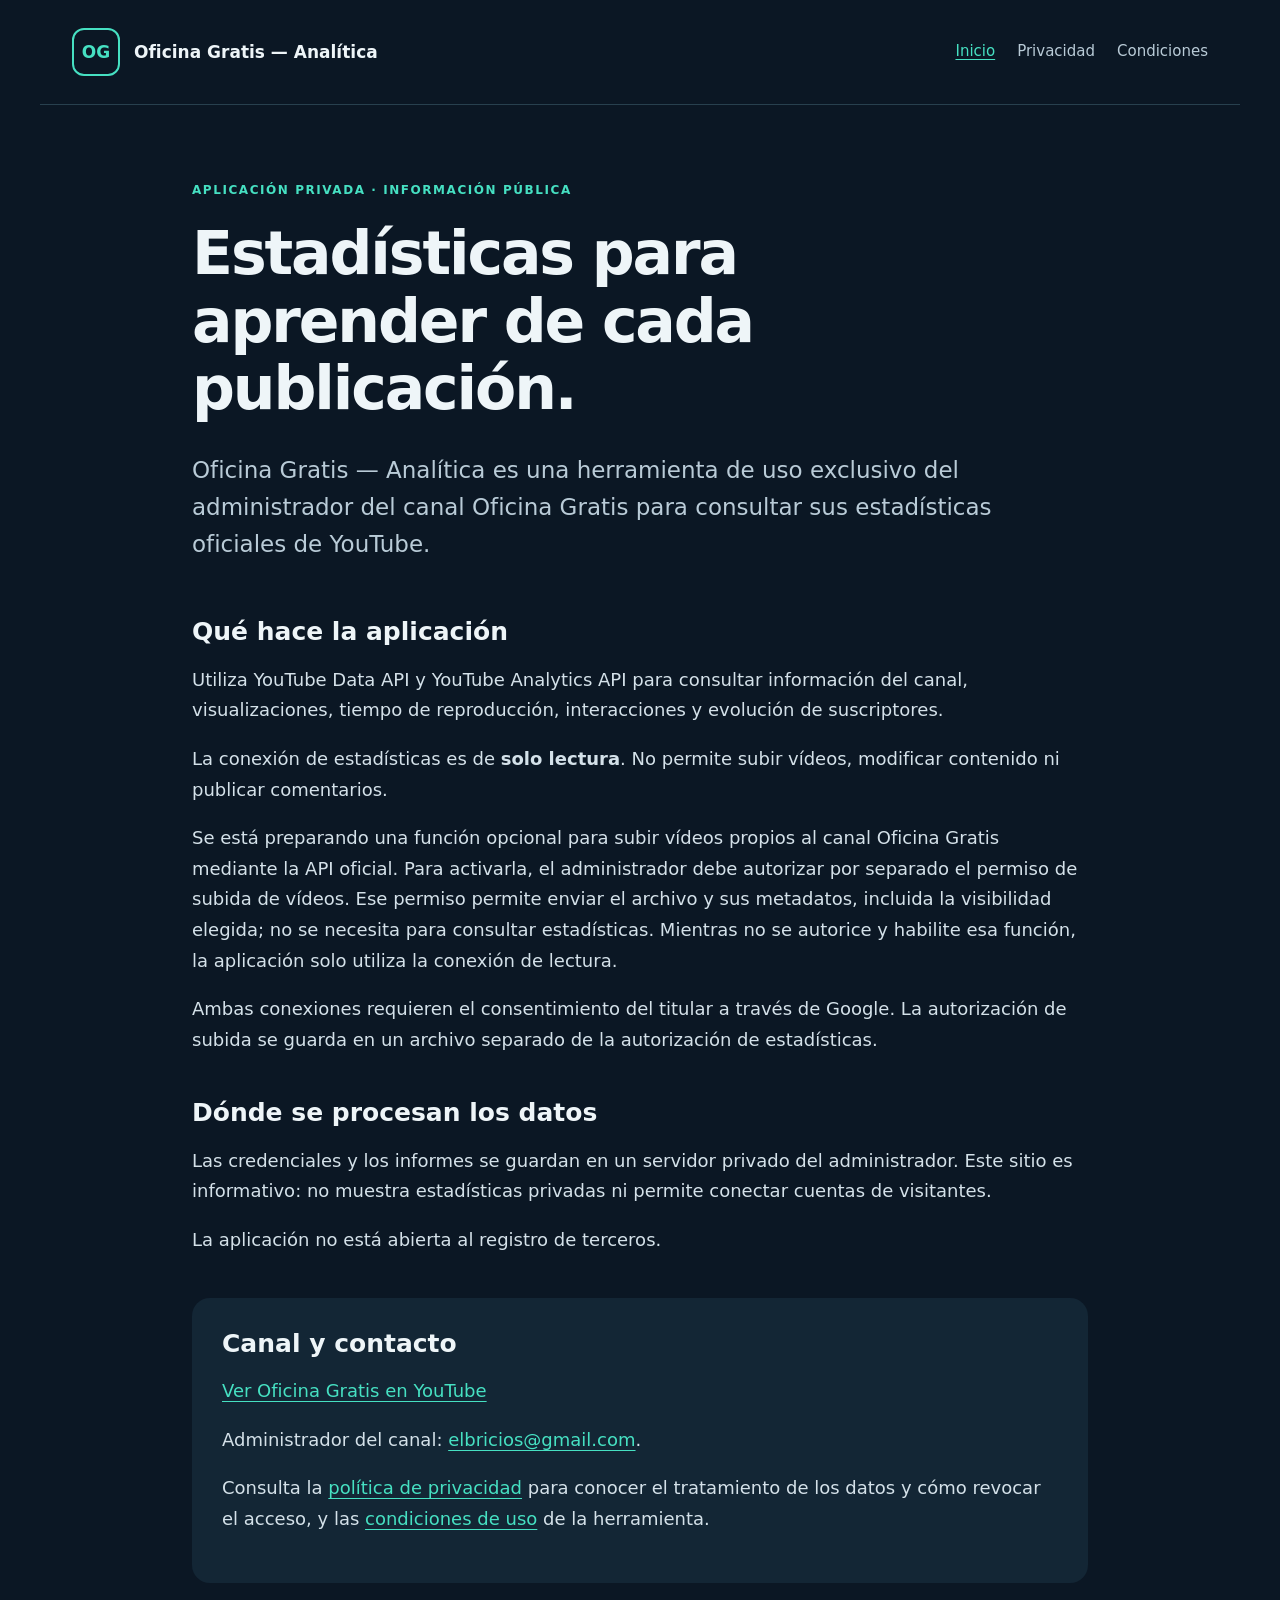
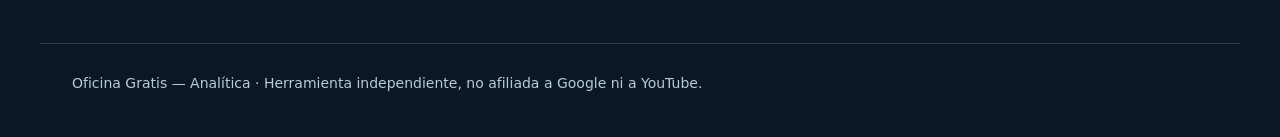
<file: index.html>
<!doctype html>
<html lang="es">
<head>
<meta charset="utf-8">
<meta name="viewport" content="width=device-width,initial-scale=1">
<meta name="description" content="Información sobre Oficina Gratis — Analítica, herramienta privada de consulta de estadísticas de YouTube.">
<title>Oficina Gratis — Analítica</title>
<link rel="stylesheet" href="estilos.css">
</head>
<body>
<header><a class="brand" href="index.html"><span class="mark">OG</span> Oficina Gratis — Analítica</a><nav aria-label="Principal"><a href="index.html" aria-current="page">Inicio</a><a href="privacidad.html">Privacidad</a><a href="condiciones.html">Condiciones</a></nav></header>
<main>
<p class="eyebrow">APLICACIÓN PRIVADA · INFORMACIÓN PÚBLICA</p>
<h1>Estadísticas para aprender de cada publicación.</h1>
<p class="lead">Oficina Gratis — Analítica es una herramienta de uso exclusivo del administrador del canal Oficina Gratis para consultar sus estadísticas oficiales de YouTube.</p>
<section><h2>Qué hace la aplicación</h2><p>Utiliza YouTube Data API y YouTube Analytics API para consultar información del canal, visualizaciones, tiempo de reproducción, interacciones y evolución de suscriptores.</p><p>La conexión de estadísticas es de <strong>solo lectura</strong>. No permite subir vídeos, modificar contenido ni publicar comentarios.</p><p>Se está preparando una función opcional para subir vídeos propios al canal Oficina Gratis mediante la API oficial. Para activarla, el administrador debe autorizar por separado el permiso de subida de vídeos. Ese permiso permite enviar el archivo y sus metadatos, incluida la visibilidad elegida; no se necesita para consultar estadísticas. Mientras no se autorice y habilite esa función, la aplicación solo utiliza la conexión de lectura.</p><p>Ambas conexiones requieren el consentimiento del titular a través de Google. La autorización de subida se guarda en un archivo separado de la autorización de estadísticas.</p></section>
<section><h2>Dónde se procesan los datos</h2><p>Las credenciales y los informes se guardan en un servidor privado del administrador. Este sitio es informativo: no muestra estadísticas privadas ni permite conectar cuentas de visitantes.</p><p>La aplicación no está abierta al registro de terceros.</p></section>
<section class="contact"><h2>Canal y contacto</h2><p><a href="https://www.youtube.com/channel/UCbtsr3_K45c_8omAGseCLwA">Ver Oficina Gratis en YouTube</a></p><p>Administrador del canal: <a href="mailto:elbricios@gmail.com">elbricios@gmail.com</a>.</p><p>Consulta la <a href="privacidad.html">política de privacidad</a> para conocer el tratamiento de los datos y cómo revocar el acceso, y las <a href="condiciones.html">condiciones de uso</a> de la herramienta.</p></section>
</main>
<footer>Oficina Gratis — Analítica · Herramienta independiente, no afiliada a Google ni a YouTube.</footer>
</body></html>
</file>
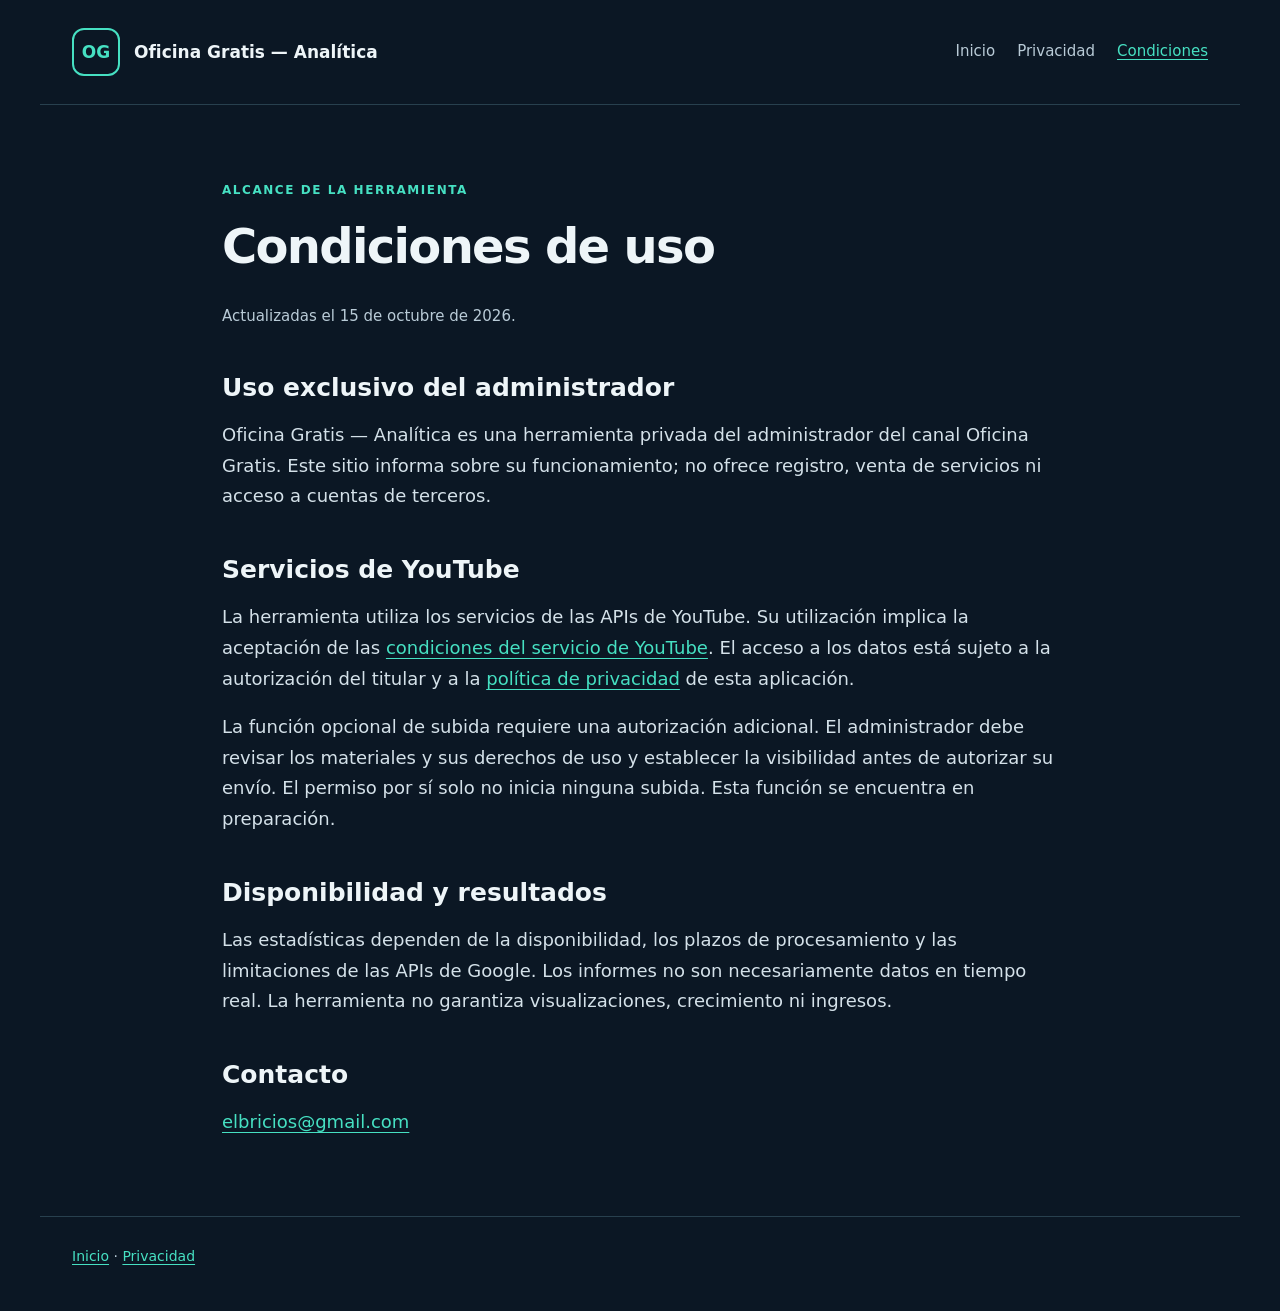
<file: condiciones.html>
<!doctype html>
<html lang="es"><head><meta charset="utf-8"><meta name="viewport" content="width=device-width,initial-scale=1"><title>Condiciones — Oficina Gratis — Analítica</title><link rel="stylesheet" href="estilos.css"></head><body>
<header><a class="brand" href="index.html"><span class="mark">OG</span> Oficina Gratis — Analítica</a><nav aria-label="Principal"><a href="index.html">Inicio</a><a href="privacidad.html">Privacidad</a><a href="condiciones.html" aria-current="page">Condiciones</a></nav></header>
<main class="legal"><p class="eyebrow">ALCANCE DE LA HERRAMIENTA</p><h1>Condiciones de uso</h1><p class="updated">Actualizadas el 15 de octubre de 2026.</p><section><h2>Uso exclusivo del administrador</h2><p>Oficina Gratis — Analítica es una herramienta privada del administrador del canal Oficina Gratis. Este sitio informa sobre su funcionamiento; no ofrece registro, venta de servicios ni acceso a cuentas de terceros.</p></section><section><h2>Servicios de YouTube</h2><p>La herramienta utiliza los servicios de las APIs de YouTube. Su utilización implica la aceptación de las <a href="https://www.youtube.com/t/terms">condiciones del servicio de YouTube</a>. El acceso a los datos está sujeto a la autorización del titular y a la <a href="privacidad.html">política de privacidad</a> de esta aplicación.</p><p>La función opcional de subida requiere una autorización adicional. El administrador debe revisar los materiales y sus derechos de uso y establecer la visibilidad antes de autorizar su envío. El permiso por sí solo no inicia ninguna subida. Esta función se encuentra en preparación.</p></section><section><h2>Disponibilidad y resultados</h2><p>Las estadísticas dependen de la disponibilidad, los plazos de procesamiento y las limitaciones de las APIs de Google. Los informes no son necesariamente datos en tiempo real. La herramienta no garantiza visualizaciones, crecimiento ni ingresos.</p></section><section><h2>Contacto</h2><p><a href="mailto:elbricios@gmail.com">elbricios@gmail.com</a></p></section></main><footer><a href="index.html">Inicio</a> · <a href="privacidad.html">Privacidad</a></footer></body></html>
</file>
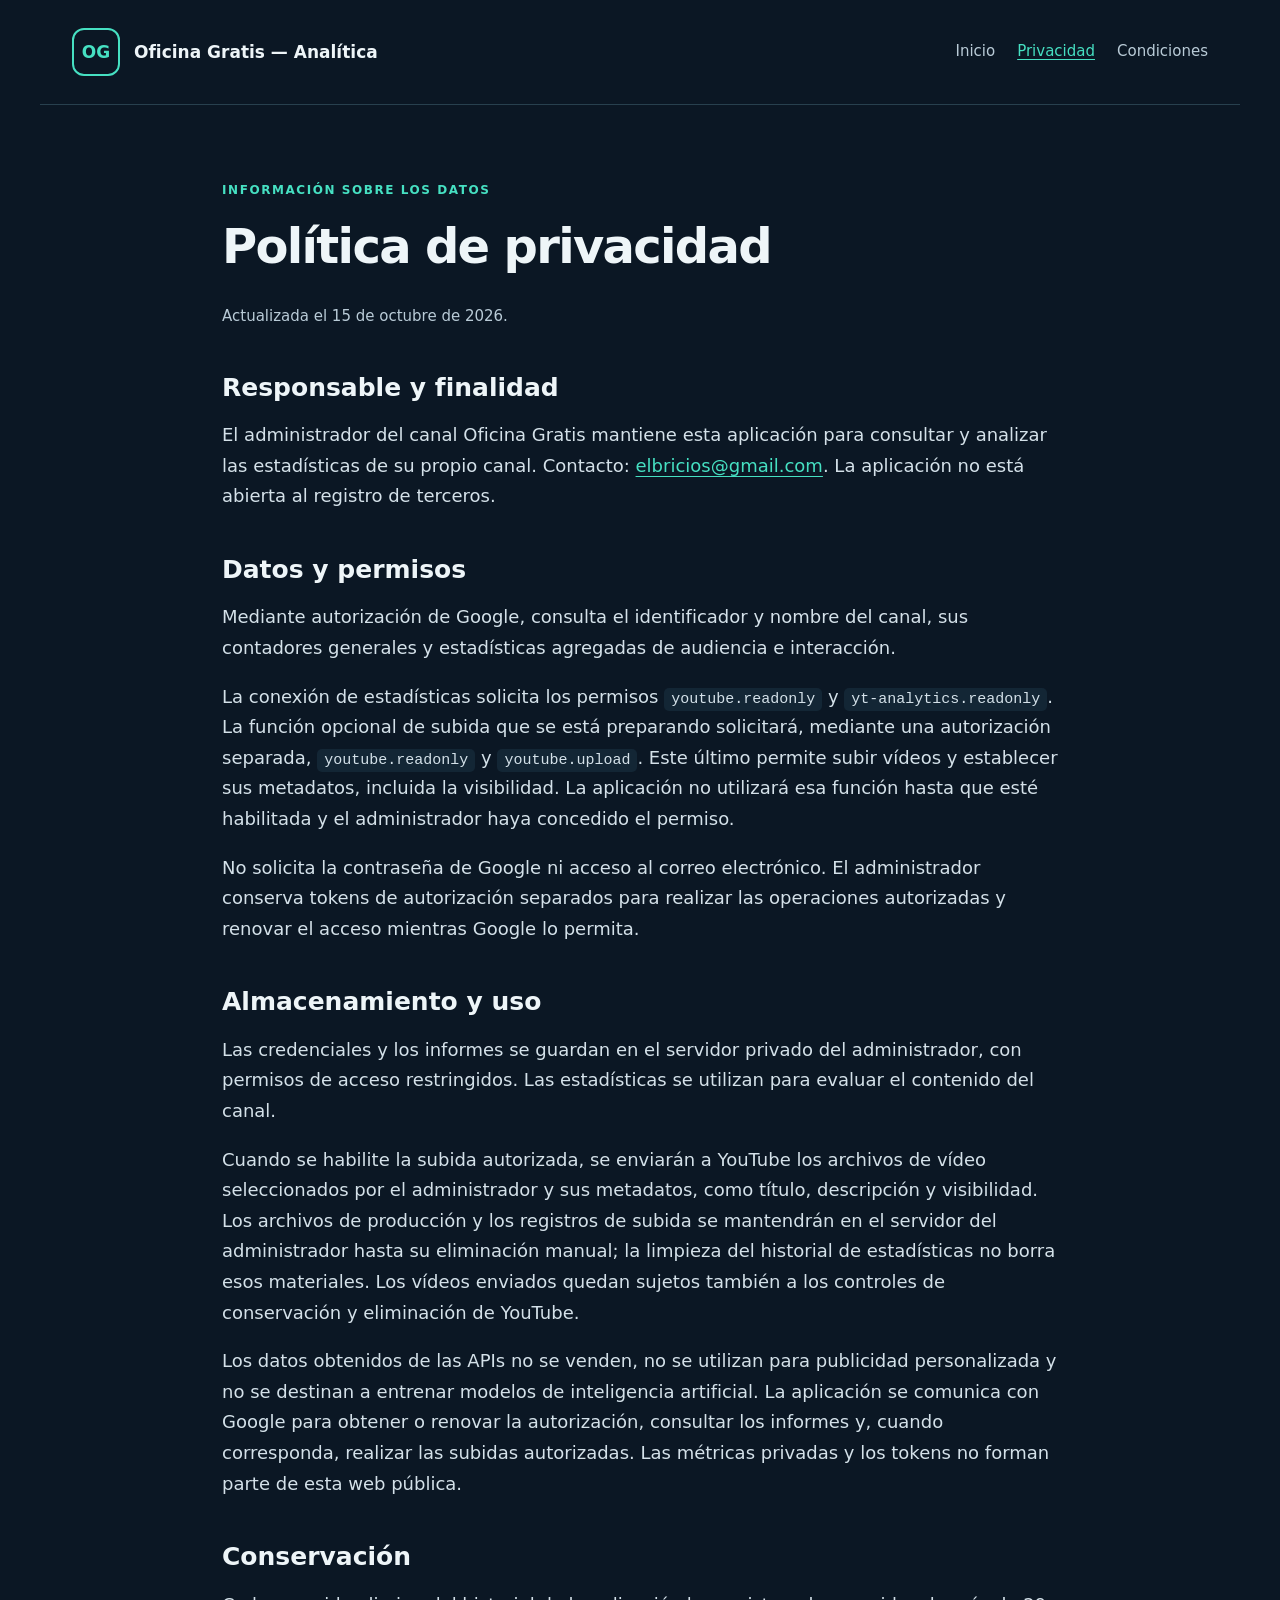
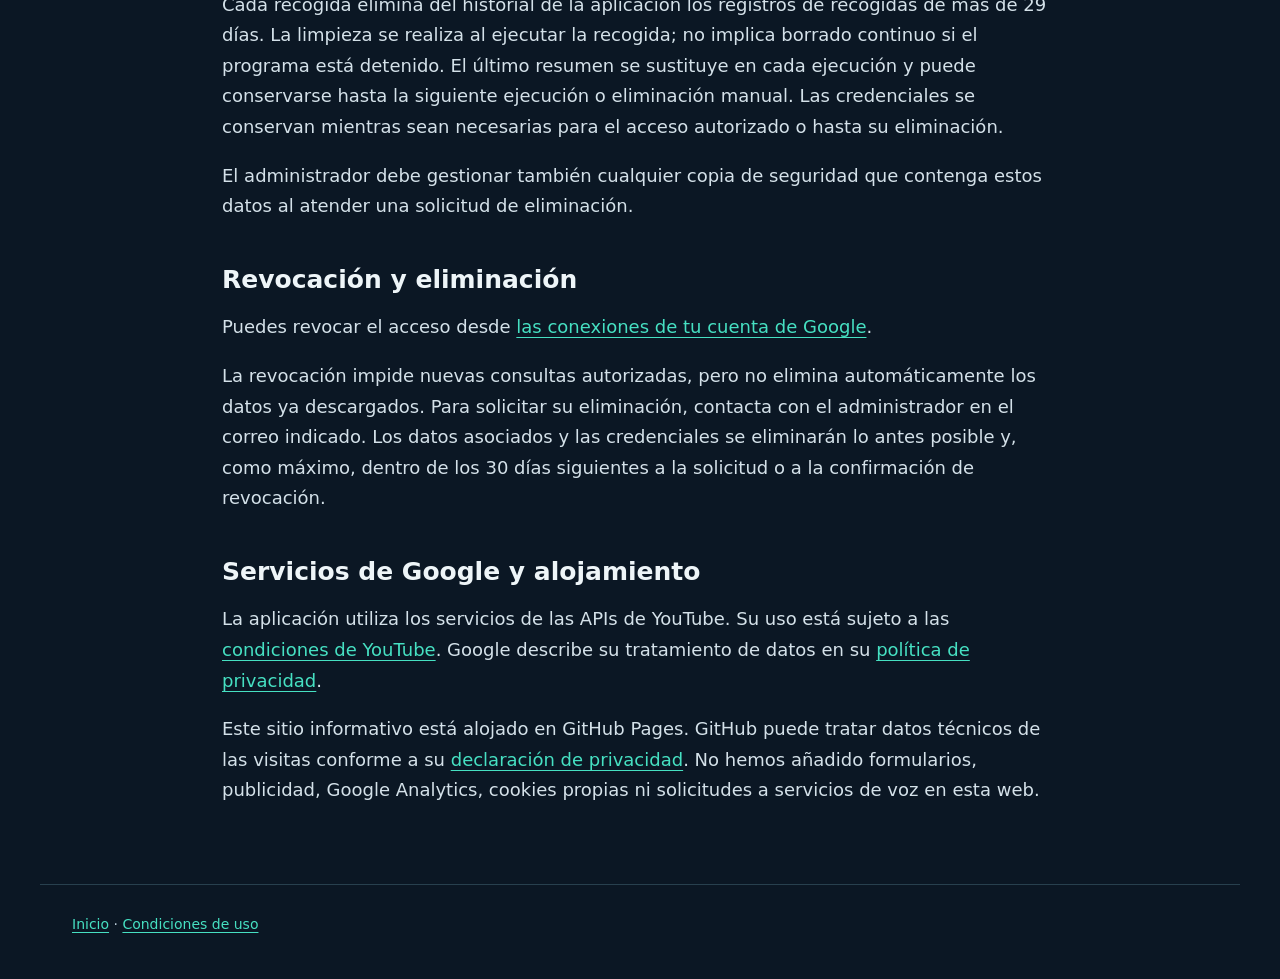
<file: privacidad.html>
<!doctype html>
<html lang="es"><head><meta charset="utf-8"><meta name="viewport" content="width=device-width,initial-scale=1"><title>Privacidad — Oficina Gratis — Analítica</title><link rel="stylesheet" href="estilos.css"></head>
<body>
<header><a class="brand" href="index.html"><span class="mark">OG</span> Oficina Gratis — Analítica</a><nav aria-label="Principal"><a href="index.html">Inicio</a><a href="privacidad.html" aria-current="page">Privacidad</a><a href="condiciones.html">Condiciones</a></nav></header>
<main class="legal"><p class="eyebrow">INFORMACIÓN SOBRE LOS DATOS</p><h1>Política de privacidad</h1><p class="updated">Actualizada el 15 de octubre de 2026.</p>
<section><h2>Responsable y finalidad</h2><p>El administrador del canal Oficina Gratis mantiene esta aplicación para consultar y analizar las estadísticas de su propio canal. Contacto: <a href="mailto:elbricios@gmail.com">elbricios@gmail.com</a>. La aplicación no está abierta al registro de terceros.</p></section>
<section><h2>Datos y permisos</h2><p>Mediante autorización de Google, consulta el identificador y nombre del canal, sus contadores generales y estadísticas agregadas de audiencia e interacción.</p><p>La conexión de estadísticas solicita los permisos <code>youtube.readonly</code> y <code>yt-analytics.readonly</code>. La función opcional de subida que se está preparando solicitará, mediante una autorización separada, <code>youtube.readonly</code> y <code>youtube.upload</code>. Este último permite subir vídeos y establecer sus metadatos, incluida la visibilidad. La aplicación no utilizará esa función hasta que esté habilitada y el administrador haya concedido el permiso.</p><p>No solicita la contraseña de Google ni acceso al correo electrónico. El administrador conserva tokens de autorización separados para realizar las operaciones autorizadas y renovar el acceso mientras Google lo permita.</p></section>
<section><h2>Almacenamiento y uso</h2><p>Las credenciales y los informes se guardan en el servidor privado del administrador, con permisos de acceso restringidos. Las estadísticas se utilizan para evaluar el contenido del canal.</p><p>Cuando se habilite la subida autorizada, se enviarán a YouTube los archivos de vídeo seleccionados por el administrador y sus metadatos, como título, descripción y visibilidad. Los archivos de producción y los registros de subida se mantendrán en el servidor del administrador hasta su eliminación manual; la limpieza del historial de estadísticas no borra esos materiales. Los vídeos enviados quedan sujetos también a los controles de conservación y eliminación de YouTube.</p><p>Los datos obtenidos de las APIs no se venden, no se utilizan para publicidad personalizada y no se destinan a entrenar modelos de inteligencia artificial. La aplicación se comunica con Google para obtener o renovar la autorización, consultar los informes y, cuando corresponda, realizar las subidas autorizadas. Las métricas privadas y los tokens no forman parte de esta web pública.</p></section>
<section><h2>Conservación</h2><p>Cada recogida elimina del historial de la aplicación los registros de recogidas de más de 29 días. La limpieza se realiza al ejecutar la recogida; no implica borrado continuo si el programa está detenido. El último resumen se sustituye en cada ejecución y puede conservarse hasta la siguiente ejecución o eliminación manual. Las credenciales se conservan mientras sean necesarias para el acceso autorizado o hasta su eliminación.</p><p>El administrador debe gestionar también cualquier copia de seguridad que contenga estos datos al atender una solicitud de eliminación.</p></section>
<section><h2>Revocación y eliminación</h2><p>Puedes revocar el acceso desde <a href="https://myaccount.google.com/connections">las conexiones de tu cuenta de Google</a>.</p><p>La revocación impide nuevas consultas autorizadas, pero no elimina automáticamente los datos ya descargados. Para solicitar su eliminación, contacta con el administrador en el correo indicado. Los datos asociados y las credenciales se eliminarán lo antes posible y, como máximo, dentro de los 30 días siguientes a la solicitud o a la confirmación de revocación.</p></section>
<section><h2>Servicios de Google y alojamiento</h2><p>La aplicación utiliza los servicios de las APIs de YouTube. Su uso está sujeto a las <a href="https://www.youtube.com/t/terms">condiciones de YouTube</a>. Google describe su tratamiento de datos en su <a href="https://policies.google.com/privacy">política de privacidad</a>.</p><p>Este sitio informativo está alojado en GitHub Pages. GitHub puede tratar datos técnicos de las visitas conforme a su <a href="https://docs.github.com/en/site-policy/privacy-policies/github-general-privacy-statement">declaración de privacidad</a>. No hemos añadido formularios, publicidad, Google Analytics, cookies propias ni solicitudes a servicios de voz en esta web.</p></section>
</main><footer><a href="index.html">Inicio</a> · <a href="condiciones.html">Condiciones de uso</a></footer></body></html>
</file>
<file: estilos.css>
:root{color-scheme:dark;--bg:#0b1724;--panel:#132635;--text:#eef5f8;--muted:#b9cbd7;--accent:#46e0c2}*{box-sizing:border-box}body{margin:0;background:var(--bg);color:var(--text);font:18px/1.7 system-ui,-apple-system,"Segoe UI",sans-serif}a{color:var(--accent);text-underline-offset:.22em}a:focus-visible{outline:3px solid var(--accent);outline-offset:5px}header{max-width:1200px;margin:auto;display:flex;justify-content:space-between;align-items:center;gap:25px;padding:28px 32px;border-bottom:1px solid #28404e}.brand{display:flex;align-items:center;gap:14px;text-decoration:none;color:var(--text);font-size:17px;font-weight:700}.mark{display:grid;place-items:center;width:48px;height:48px;border:2px solid var(--accent);border-radius:12px;color:var(--accent);flex-shrink:0}nav{display:flex;gap:22px;font-size:15px}nav a{color:var(--muted);text-decoration:none}nav a[aria-current]{color:var(--accent);text-decoration:underline}main{max-width:960px;padding:75px 32px 60px;margin:auto}.eyebrow{font-size:12px;letter-spacing:.13em;font-weight:700;color:var(--accent)}h1{font-size:clamp(34px,5.4vw,60px);line-height:1.12;letter-spacing:-.035em;max-width:850px;margin:20px 0 30px}h2{font-size:25px;line-height:1.3;margin:0 0 16px}p{margin:0 0 18px}.lead{font-size:23px;line-height:1.6;color:var(--muted);margin-bottom:54px}section{margin-top:42px}section p{color:#d4e1e9}.contact{background:var(--panel);border-radius:18px;padding:30px}.legal{max-width:900px}.legal h1{font-size:clamp(34px,5vw,48px)}.updated{color:var(--muted);font-size:15px}code{overflow-wrap:anywhere;font-size:15px;background:var(--panel);padding:3px 7px;border-radius:5px}footer{max-width:1200px;margin:auto;padding:28px 32px 42px;border-top:1px solid #28404e;color:var(--muted);font-size:14px}@media(max-width:700px){header{align-items:flex-start;flex-direction:column;padding:20px}main{padding:40px 20px}.brand{font-size:15px}nav{gap:20px}.lead{font-size:20px}.contact{padding:22px}footer{padding:24px 20px}body{font-size:17px}}
</file>
